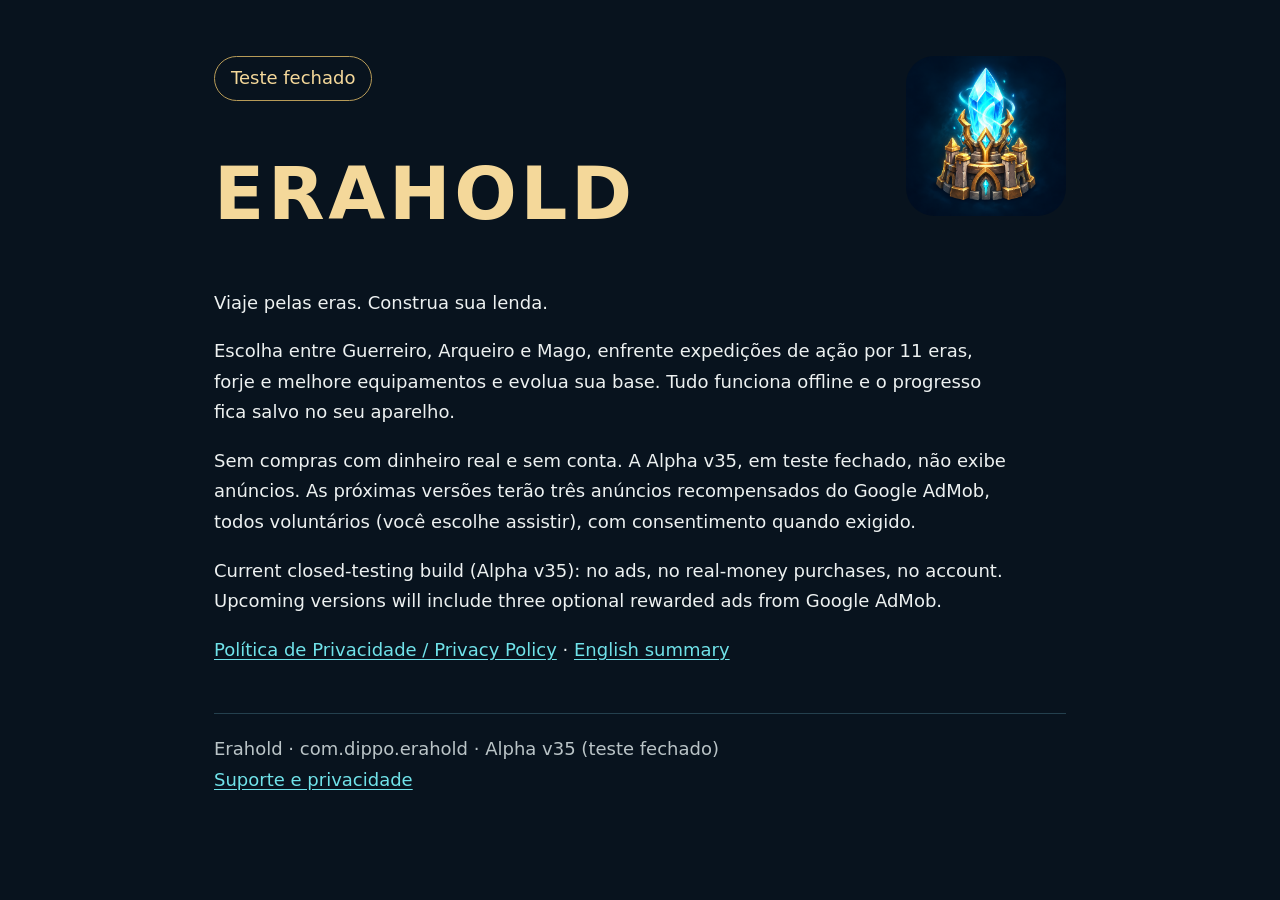
<file: index.html>
<!doctype html><html lang="pt-BR"><head><meta charset="utf-8"><meta name="viewport" content="width=device-width,initial-scale=1"><title>Erahold</title><meta name="description" content="Viaje pelas eras, forje equipamentos e sobreviva em expedições de ação em Erahold."><link rel="stylesheet" href="assets/style.css"><link rel="icon" href="assets/erahold-icon.png"></head><body><main><img src="assets/erahold-icon.png" alt="Ícone do Erahold"><span class="badge">Teste fechado</span><h1>ERAHOLD</h1><p>Viaje pelas eras. Construa sua lenda.</p><p>Escolha entre Guerreiro, Arqueiro e Mago, enfrente expedições de ação por 11 eras, forje e melhore equipamentos e evolua sua base. Tudo funciona offline e o progresso fica salvo no seu aparelho.</p><p>Sem compras com dinheiro real e sem conta. A Alpha v35, em teste fechado, não exibe anúncios. As próximas versões terão três anúncios recompensados do Google AdMob, todos voluntários (você escolhe assistir), com consentimento quando exigido.</p><p lang="en">Current closed-testing build (Alpha v35): no ads, no real-money purchases, no account. Upcoming versions will include three optional rewarded ads from Google AdMob.</p><p><a href="privacy/">Política de Privacidade / Privacy Policy</a> · <a href="privacy/#english">English summary</a></p><footer>Erahold · com.dippo.erahold · Alpha v35 (teste fechado)<br><a href="https://github.com/Dippo157/erahold-site/issues">Suporte e privacidade</a></footer></main></body></html>
</file>
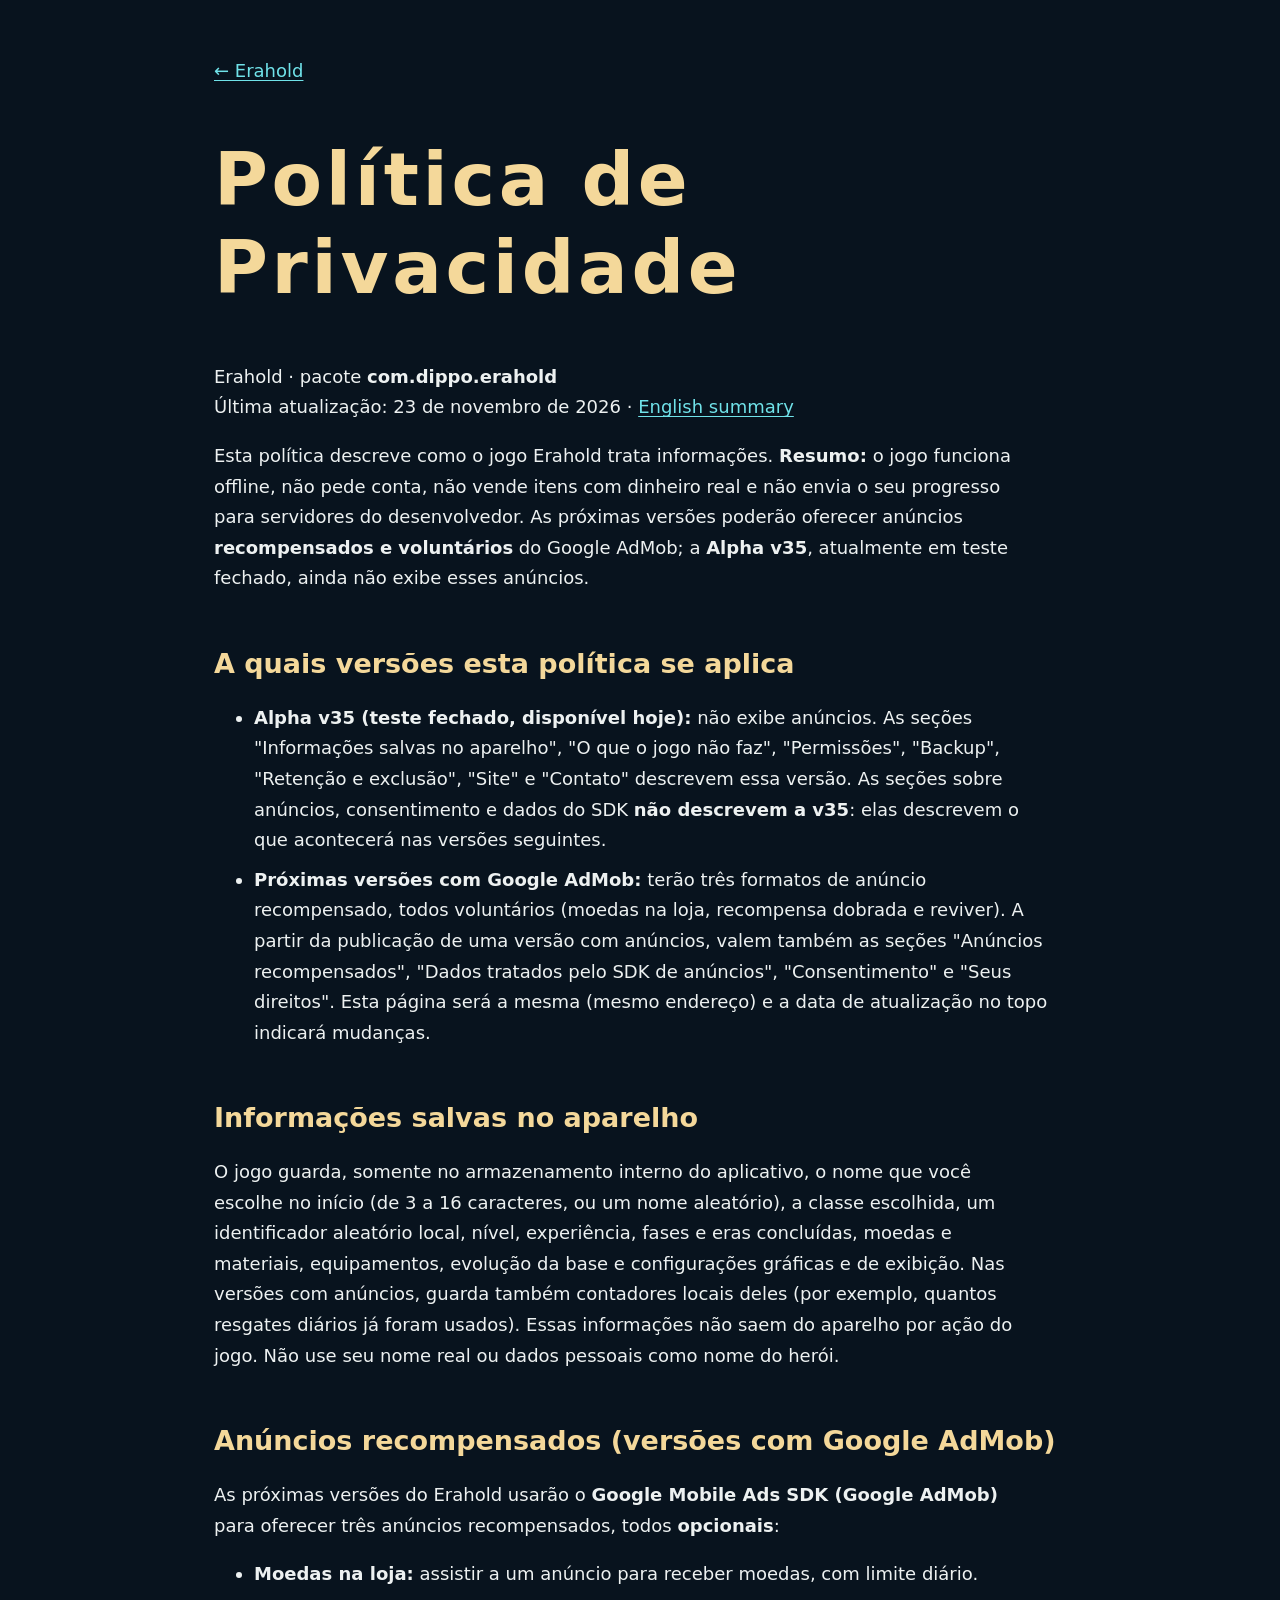
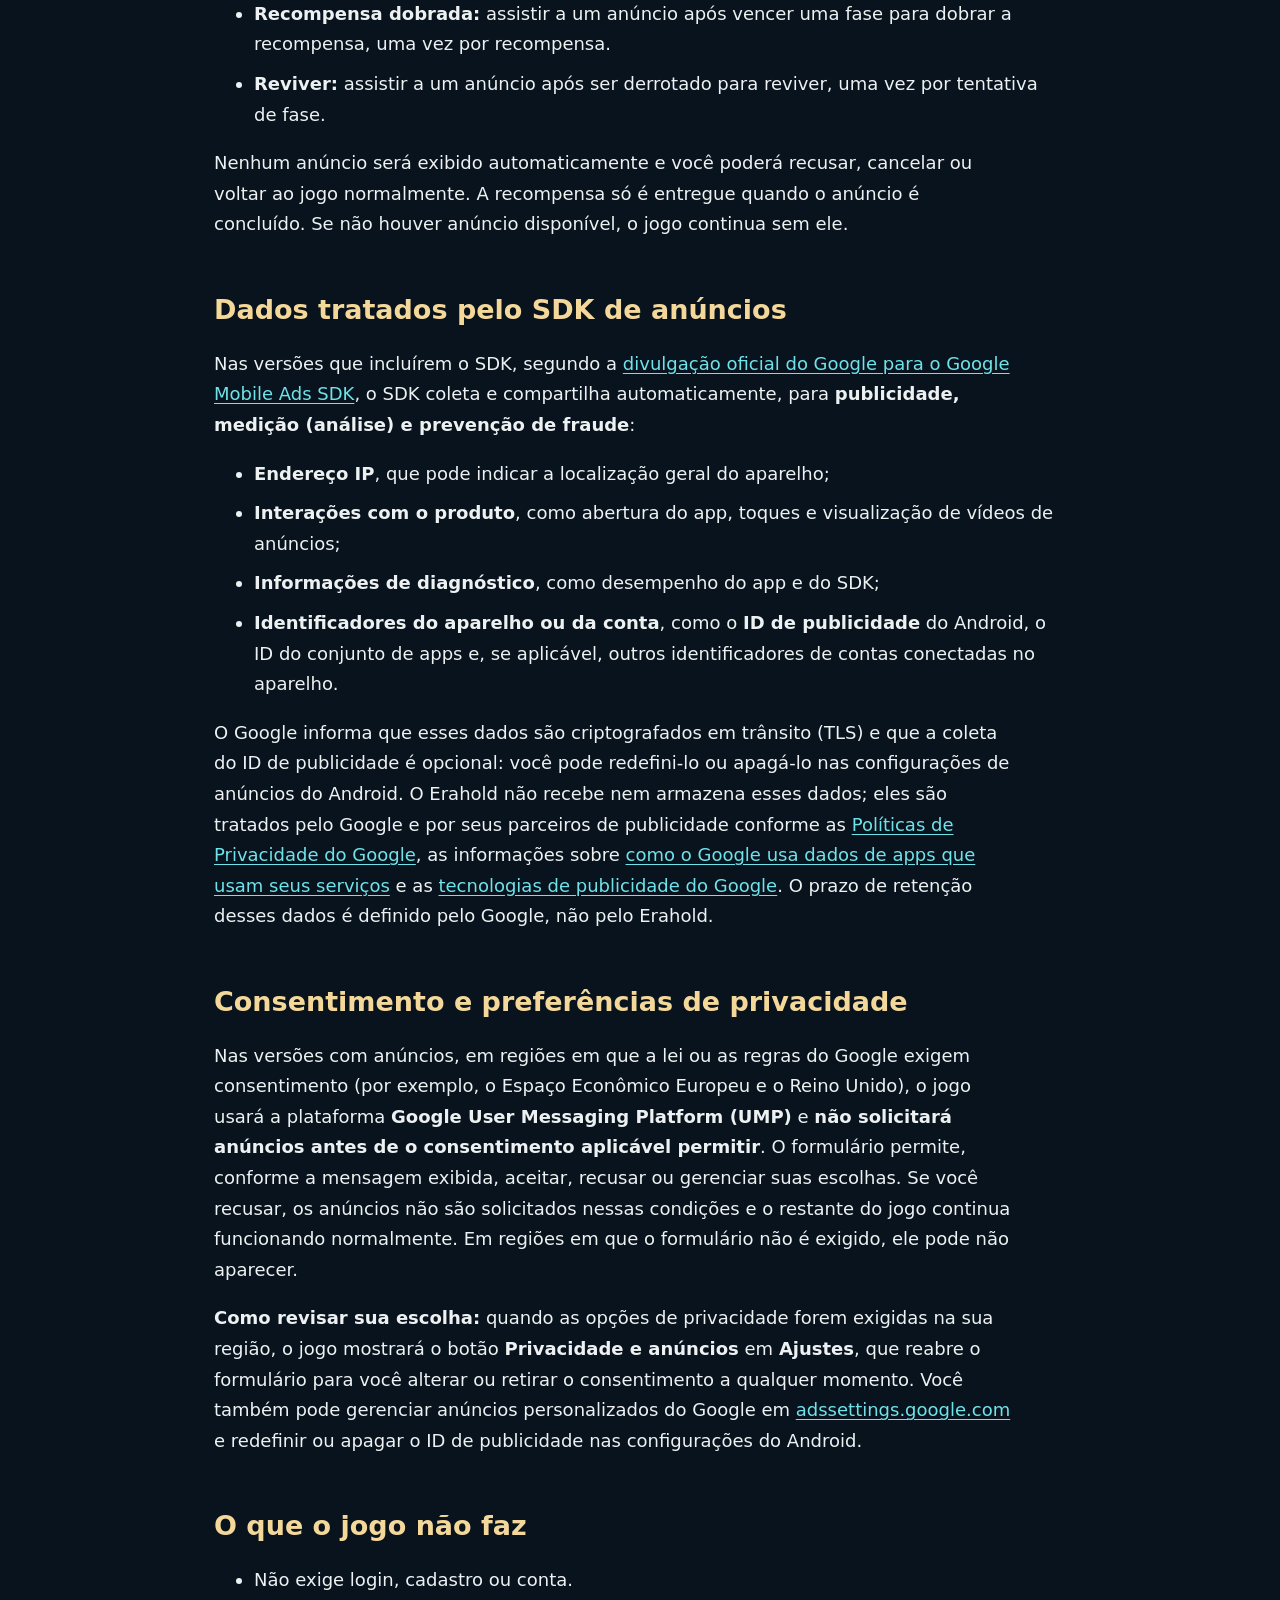
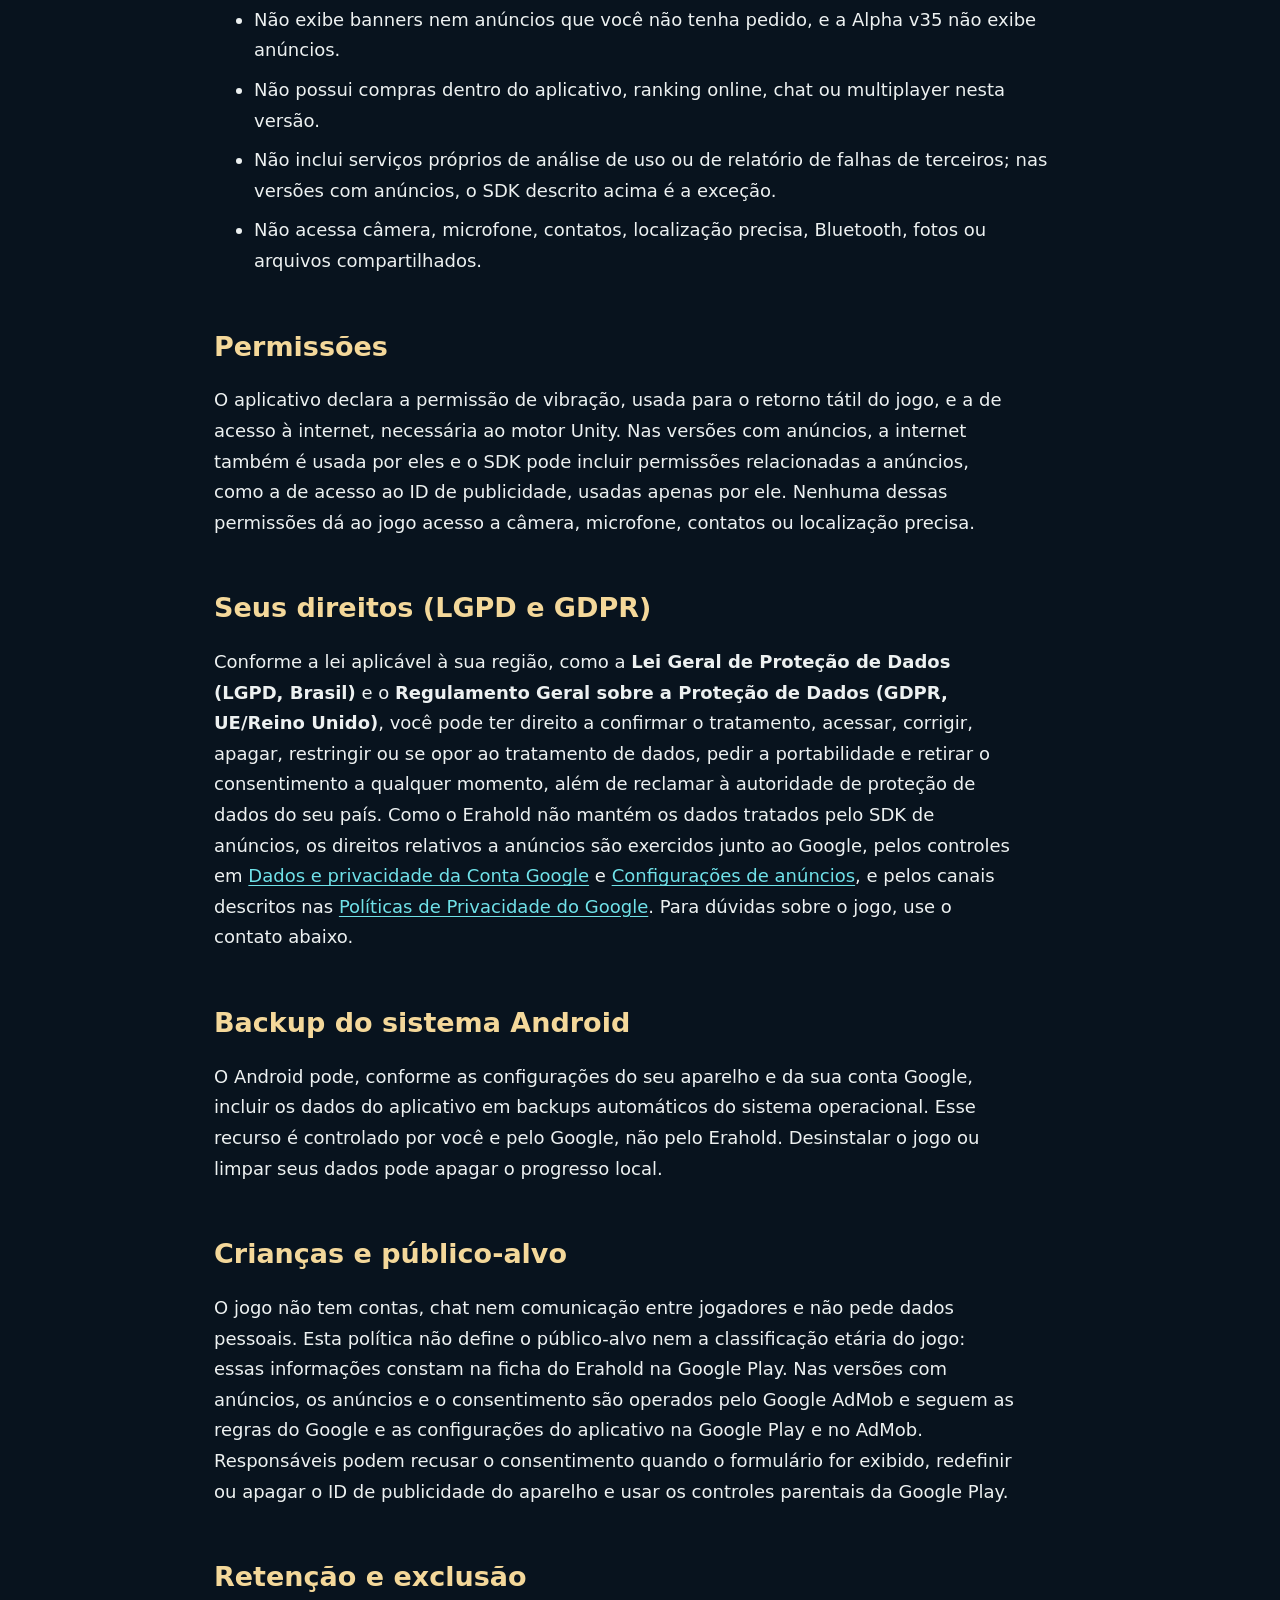
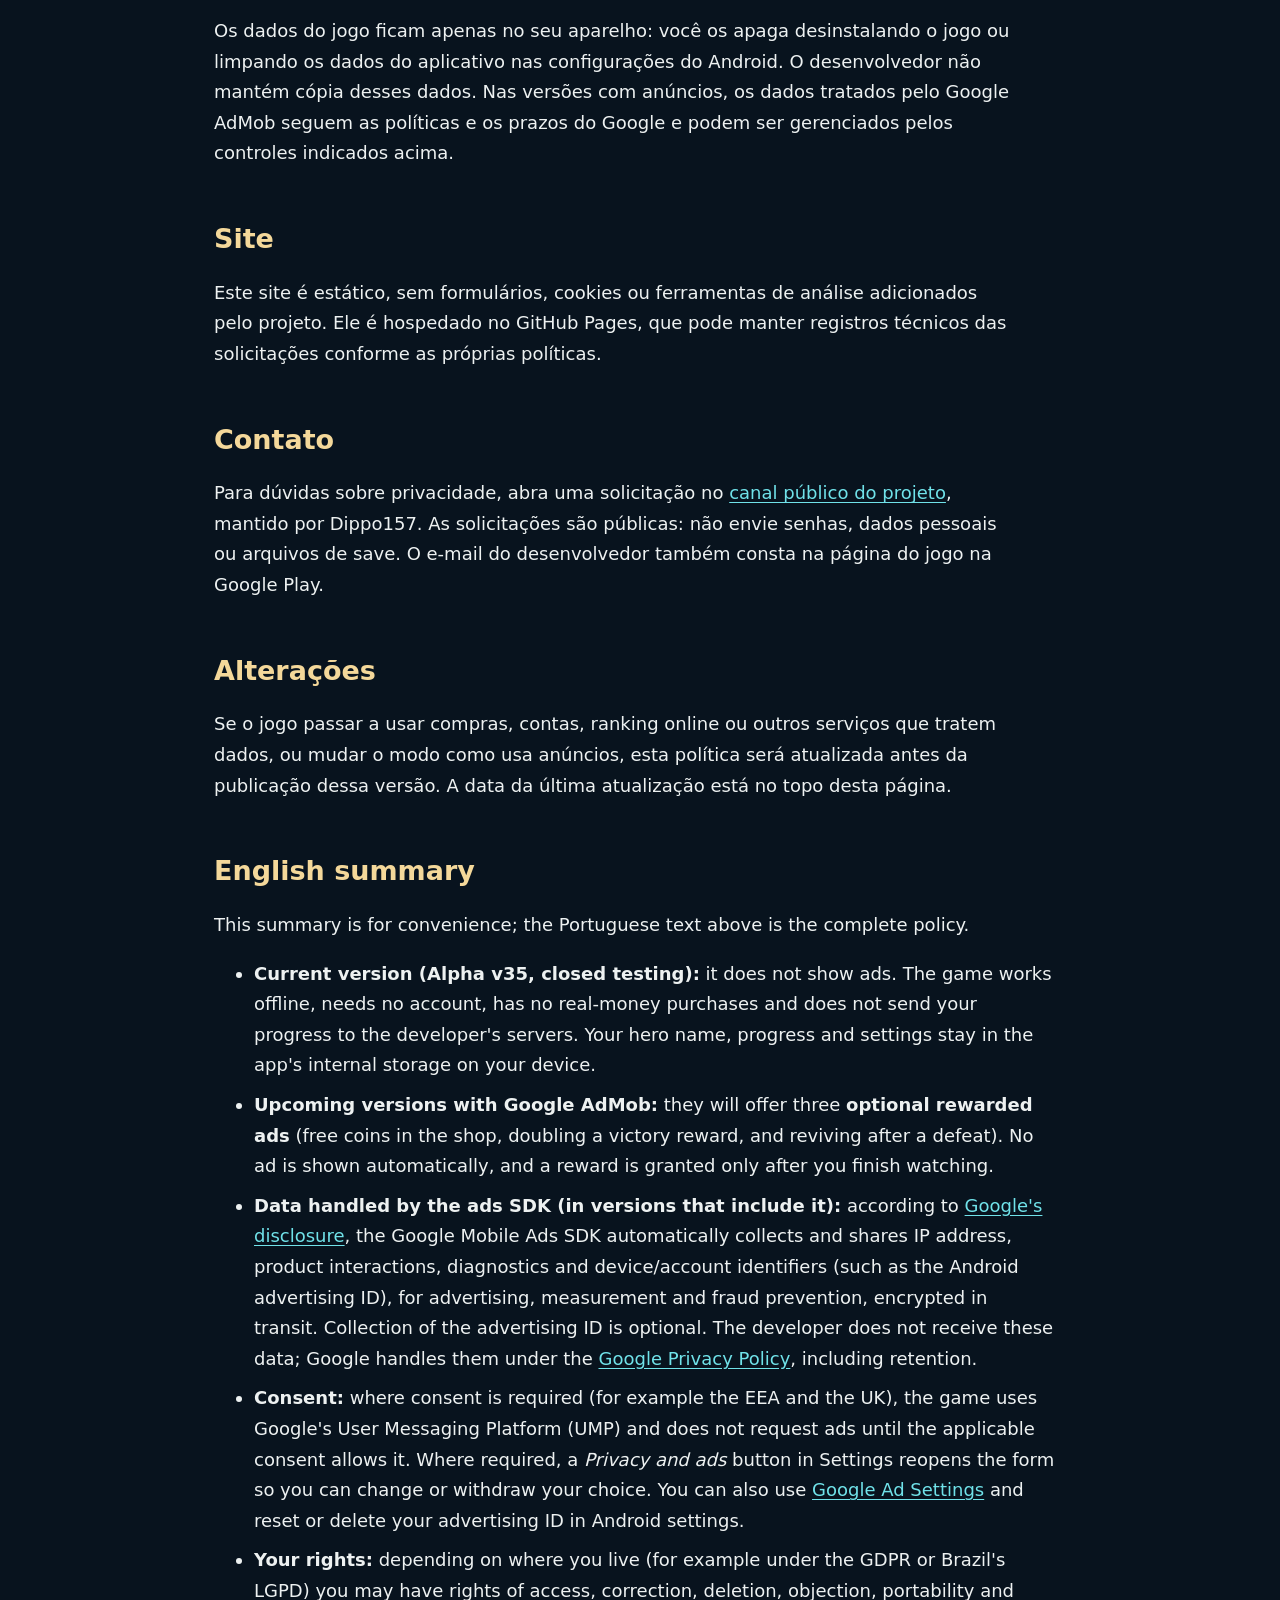
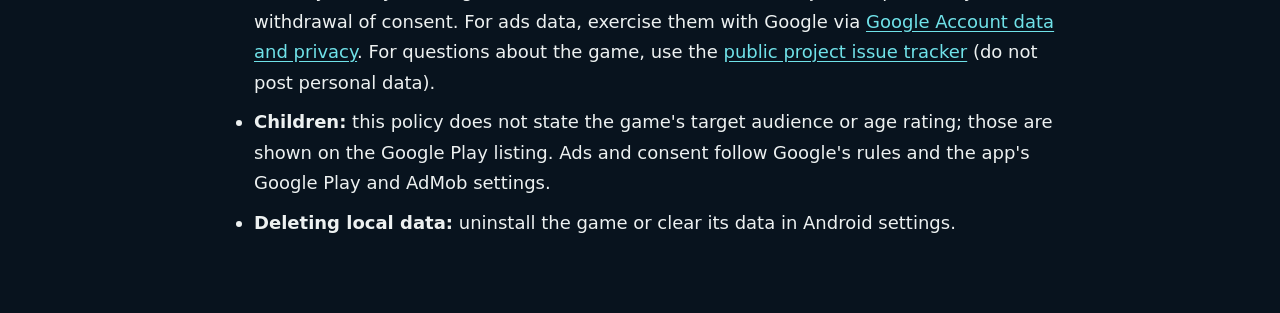
<file: privacy/index.html>
<!doctype html><html lang="pt-BR"><head><meta charset="utf-8"><meta name="viewport" content="width=device-width,initial-scale=1"><meta name="color-scheme" content="dark"><meta name="description" content="Política de privacidade do jogo Erahold: dados salvos no aparelho, anúncios recompensados opcionais do Google AdMob nas próximas versões, consentimento (Google UMP) e seus direitos. English summary included."><title>Política de Privacidade — Erahold</title><link rel="stylesheet" href="../assets/style.css"></head><body><main><a href="../">← Erahold</a><h1>Política de Privacidade</h1><p>Erahold · pacote <strong>com.dippo.erahold</strong><br>Última atualização: 23 de novembro de 2026 · <a href="#english">English summary</a></p>
<p>Esta política descreve como o jogo Erahold trata informações. <strong>Resumo:</strong> o jogo funciona offline, não pede conta, não vende itens com dinheiro real e não envia o seu progresso para servidores do desenvolvedor. As próximas versões poderão oferecer anúncios <strong>recompensados e voluntários</strong> do Google AdMob; a <strong>Alpha v35</strong>, atualmente em teste fechado, ainda não exibe esses anúncios.</p>
<h2>A quais versões esta política se aplica</h2><ul><li><strong>Alpha v35 (teste fechado, disponível hoje):</strong> não exibe anúncios. As seções "Informações salvas no aparelho", "O que o jogo não faz", "Permissões", "Backup", "Retenção e exclusão", "Site" e "Contato" descrevem essa versão. As seções sobre anúncios, consentimento e dados do SDK <strong>não descrevem a v35</strong>: elas descrevem o que acontecerá nas versões seguintes.</li><li><strong>Próximas versões com Google AdMob:</strong> terão três formatos de anúncio recompensado, todos voluntários (moedas na loja, recompensa dobrada e reviver). A partir da publicação de uma versão com anúncios, valem também as seções "Anúncios recompensados", "Dados tratados pelo SDK de anúncios", "Consentimento" e "Seus direitos". Esta página será a mesma (mesmo endereço) e a data de atualização no topo indicará mudanças.</li></ul>
<h2>Informações salvas no aparelho</h2><p>O jogo guarda, somente no armazenamento interno do aplicativo, o nome que você escolhe no início (de 3 a 16 caracteres, ou um nome aleatório), a classe escolhida, um identificador aleatório local, nível, experiência, fases e eras concluídas, moedas e materiais, equipamentos, evolução da base e configurações gráficas e de exibição. Nas versões com anúncios, guarda também contadores locais deles (por exemplo, quantos resgates diários já foram usados). Essas informações não saem do aparelho por ação do jogo. Não use seu nome real ou dados pessoais como nome do herói.</p>
<h2>Anúncios recompensados (versões com Google AdMob)</h2><p>As próximas versões do Erahold usarão o <strong>Google Mobile Ads SDK (Google AdMob)</strong> para oferecer três anúncios recompensados, todos <strong>opcionais</strong>:</p><ul><li><strong>Moedas na loja:</strong> assistir a um anúncio para receber moedas, com limite diário.</li><li><strong>Recompensa dobrada:</strong> assistir a um anúncio após vencer uma fase para dobrar a recompensa, uma vez por recompensa.</li><li><strong>Reviver:</strong> assistir a um anúncio após ser derrotado para reviver, uma vez por tentativa de fase.</li></ul><p>Nenhum anúncio será exibido automaticamente e você poderá recusar, cancelar ou voltar ao jogo normalmente. A recompensa só é entregue quando o anúncio é concluído. Se não houver anúncio disponível, o jogo continua sem ele.</p>
<h2>Dados tratados pelo SDK de anúncios</h2><p>Nas versões que incluírem o SDK, segundo a <a href="https://developers.google.com/admob/android/privacy/play-data-disclosure">divulgação oficial do Google para o Google Mobile Ads SDK</a>, o SDK coleta e compartilha automaticamente, para <strong>publicidade, medição (análise) e prevenção de fraude</strong>:</p><ul><li><strong>Endereço IP</strong>, que pode indicar a localização geral do aparelho;</li><li><strong>Interações com o produto</strong>, como abertura do app, toques e visualização de vídeos de anúncios;</li><li><strong>Informações de diagnóstico</strong>, como desempenho do app e do SDK;</li><li><strong>Identificadores do aparelho ou da conta</strong>, como o <strong>ID de publicidade</strong> do Android, o ID do conjunto de apps e, se aplicável, outros identificadores de contas conectadas no aparelho.</li></ul><p>O Google informa que esses dados são criptografados em trânsito (TLS) e que a coleta do ID de publicidade é opcional: você pode redefini-lo ou apagá-lo nas configurações de anúncios do Android. O Erahold não recebe nem armazena esses dados; eles são tratados pelo Google e por seus parceiros de publicidade conforme as <a href="https://policies.google.com/privacy">Políticas de Privacidade do Google</a>, as informações sobre <a href="https://policies.google.com/technologies/partner-sites">como o Google usa dados de apps que usam seus serviços</a> e as <a href="https://policies.google.com/technologies/ads">tecnologias de publicidade do Google</a>. O prazo de retenção desses dados é definido pelo Google, não pelo Erahold.</p>
<h2>Consentimento e preferências de privacidade</h2><p>Nas versões com anúncios, em regiões em que a lei ou as regras do Google exigem consentimento (por exemplo, o Espaço Econômico Europeu e o Reino Unido), o jogo usará a plataforma <strong>Google User Messaging Platform (UMP)</strong> e <strong>não solicitará anúncios antes de o consentimento aplicável permitir</strong>. O formulário permite, conforme a mensagem exibida, aceitar, recusar ou gerenciar suas escolhas. Se você recusar, os anúncios não são solicitados nessas condições e o restante do jogo continua funcionando normalmente. Em regiões em que o formulário não é exigido, ele pode não aparecer.</p><p><strong>Como revisar sua escolha:</strong> quando as opções de privacidade forem exigidas na sua região, o jogo mostrará o botão <strong>Privacidade e anúncios</strong> em <strong>Ajustes</strong>, que reabre o formulário para você alterar ou retirar o consentimento a qualquer momento. Você também pode gerenciar anúncios personalizados do Google em <a href="https://adssettings.google.com">adssettings.google.com</a> e redefinir ou apagar o ID de publicidade nas configurações do Android.</p>
<h2>O que o jogo não faz</h2><ul><li>Não exige login, cadastro ou conta.</li><li>Não exibe banners nem anúncios que você não tenha pedido, e a Alpha v35 não exibe anúncios.</li><li>Não possui compras dentro do aplicativo, ranking online, chat ou multiplayer nesta versão.</li><li>Não inclui serviços próprios de análise de uso ou de relatório de falhas de terceiros; nas versões com anúncios, o SDK descrito acima é a exceção.</li><li>Não acessa câmera, microfone, contatos, localização precisa, Bluetooth, fotos ou arquivos compartilhados.</li></ul>
<h2>Permissões</h2><p>O aplicativo declara a permissão de vibração, usada para o retorno tátil do jogo, e a de acesso à internet, necessária ao motor Unity. Nas versões com anúncios, a internet também é usada por eles e o SDK pode incluir permissões relacionadas a anúncios, como a de acesso ao ID de publicidade, usadas apenas por ele. Nenhuma dessas permissões dá ao jogo acesso a câmera, microfone, contatos ou localização precisa.</p>
<h2>Seus direitos (LGPD e GDPR)</h2><p>Conforme a lei aplicável à sua região, como a <strong>Lei Geral de Proteção de Dados (LGPD, Brasil)</strong> e o <strong>Regulamento Geral sobre a Proteção de Dados (GDPR, UE/Reino Unido)</strong>, você pode ter direito a confirmar o tratamento, acessar, corrigir, apagar, restringir ou se opor ao tratamento de dados, pedir a portabilidade e retirar o consentimento a qualquer momento, além de reclamar à autoridade de proteção de dados do seu país. Como o Erahold não mantém os dados tratados pelo SDK de anúncios, os direitos relativos a anúncios são exercidos junto ao Google, pelos controles em <a href="https://myaccount.google.com/data-and-privacy">Dados e privacidade da Conta Google</a> e <a href="https://adssettings.google.com">Configurações de anúncios</a>, e pelos canais descritos nas <a href="https://policies.google.com/privacy">Políticas de Privacidade do Google</a>. Para dúvidas sobre o jogo, use o contato abaixo.</p>
<h2>Backup do sistema Android</h2><p>O Android pode, conforme as configurações do seu aparelho e da sua conta Google, incluir os dados do aplicativo em backups automáticos do sistema operacional. Esse recurso é controlado por você e pelo Google, não pelo Erahold. Desinstalar o jogo ou limpar seus dados pode apagar o progresso local.</p>
<h2>Crianças e público-alvo</h2><p>O jogo não tem contas, chat nem comunicação entre jogadores e não pede dados pessoais. Esta política não define o público-alvo nem a classificação etária do jogo: essas informações constam na ficha do Erahold na Google Play. Nas versões com anúncios, os anúncios e o consentimento são operados pelo Google AdMob e seguem as regras do Google e as configurações do aplicativo na Google Play e no AdMob. Responsáveis podem recusar o consentimento quando o formulário for exibido, redefinir ou apagar o ID de publicidade do aparelho e usar os controles parentais da Google Play.</p>
<h2>Retenção e exclusão</h2><p>Os dados do jogo ficam apenas no seu aparelho: você os apaga desinstalando o jogo ou limpando os dados do aplicativo nas configurações do Android. O desenvolvedor não mantém cópia desses dados. Nas versões com anúncios, os dados tratados pelo Google AdMob seguem as políticas e os prazos do Google e podem ser gerenciados pelos controles indicados acima.</p>
<h2>Site</h2><p>Este site é estático, sem formulários, cookies ou ferramentas de análise adicionados pelo projeto. Ele é hospedado no GitHub Pages, que pode manter registros técnicos das solicitações conforme as próprias políticas.</p>
<h2>Contato</h2><p>Para dúvidas sobre privacidade, abra uma solicitação no <a href="https://github.com/Dippo157/erahold-site/issues">canal público do projeto</a>, mantido por Dippo157. As solicitações são públicas: não envie senhas, dados pessoais ou arquivos de save. O e-mail do desenvolvedor também consta na página do jogo na Google Play.</p>
<h2>Alterações</h2><p>Se o jogo passar a usar compras, contas, ranking online ou outros serviços que tratem dados, ou mudar o modo como usa anúncios, esta política será atualizada antes da publicação dessa versão. A data da última atualização está no topo desta página.</p>
<section id="english" lang="en"><h2>English summary</h2><p>This summary is for convenience; the Portuguese text above is the complete policy.</p><ul><li><strong>Current version (Alpha v35, closed testing):</strong> it does not show ads. The game works offline, needs no account, has no real-money purchases and does not send your progress to the developer's servers. Your hero name, progress and settings stay in the app's internal storage on your device.</li><li><strong>Upcoming versions with Google AdMob:</strong> they will offer three <strong>optional rewarded ads</strong> (free coins in the shop, doubling a victory reward, and reviving after a defeat). No ad is shown automatically, and a reward is granted only after you finish watching.</li><li><strong>Data handled by the ads SDK (in versions that include it):</strong> according to <a href="https://developers.google.com/admob/android/privacy/play-data-disclosure">Google's disclosure</a>, the Google Mobile Ads SDK automatically collects and shares IP address, product interactions, diagnostics and device/account identifiers (such as the Android advertising ID), for advertising, measurement and fraud prevention, encrypted in transit. Collection of the advertising ID is optional. The developer does not receive these data; Google handles them under the <a href="https://policies.google.com/privacy">Google Privacy Policy</a>, including retention.</li><li><strong>Consent:</strong> where consent is required (for example the EEA and the UK), the game uses Google's User Messaging Platform (UMP) and does not request ads until the applicable consent allows it. Where required, a <em>Privacy and ads</em> button in Settings reopens the form so you can change or withdraw your choice. You can also use <a href="https://adssettings.google.com">Google Ad Settings</a> and reset or delete your advertising ID in Android settings.</li><li><strong>Your rights:</strong> depending on where you live (for example under the GDPR or Brazil's LGPD) you may have rights of access, correction, deletion, objection, portability and withdrawal of consent. For ads data, exercise them with Google via <a href="https://myaccount.google.com/data-and-privacy">Google Account data and privacy</a>. For questions about the game, use the <a href="https://github.com/Dippo157/erahold-site/issues">public project issue tracker</a> (do not post personal data).</li><li><strong>Children:</strong> this policy does not state the game's target audience or age rating; those are shown on the Google Play listing. Ads and consent follow Google's rules and the app's Google Play and AdMob settings.</li><li><strong>Deleting local data:</strong> uninstall the game or clear its data in Android settings.</li></ul></section></main></body></html>
</file>
<file: assets/style.css>
*{box-sizing:border-box}body{margin:0;background:#08131e;color:#edf1f1;font:18px/1.7 system-ui,sans-serif}main{max-width:900px;margin:auto;padding:56px 24px}html{-webkit-text-size-adjust:100%;text-size-adjust:100%}a{color:#70e2e9;text-underline-offset:.15em;overflow-wrap:anywhere}a:focus-visible{outline:3px solid #f4d89a;outline-offset:3px;border-radius:3px}h1,h2{line-height:1.2;color:#f4d89a}h1{font-size:clamp(2.5rem,7vw,4.6rem);letter-spacing:.05em}h2{margin-top:2em}.badge{border:1px solid #b79b58;border-radius:30px;padding:6px 16px;display:inline-block;color:#f4d89a}img{width:160px;border-radius:28px;float:right;margin:0 0 24px 24px}footer{margin-top:48px;border-top:1px solid #24404e;padding-top:20px;color:#bac4c7}li{margin:.5em 0;overflow-wrap:anywhere}p,li{max-width:70ch}@media(max-width:520px){img{width:110px}main{padding-top:28px}}
</file>
